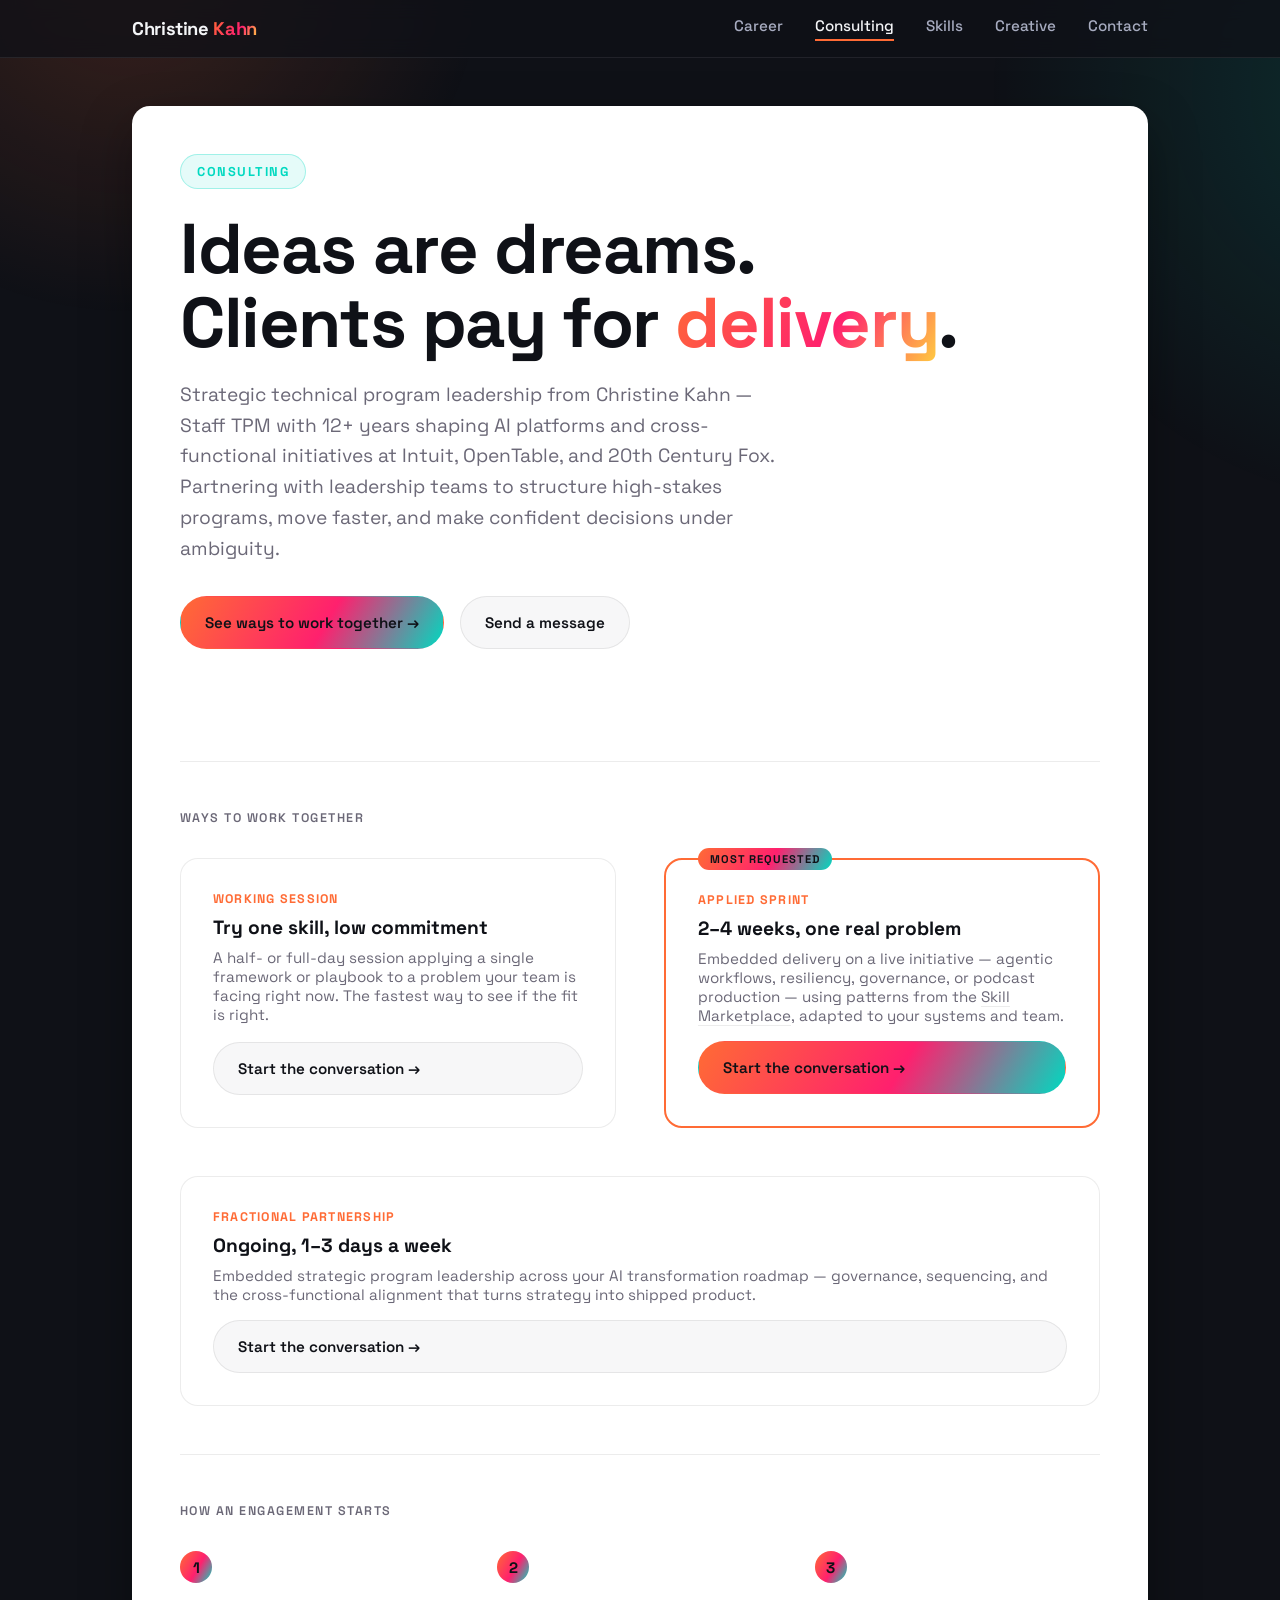
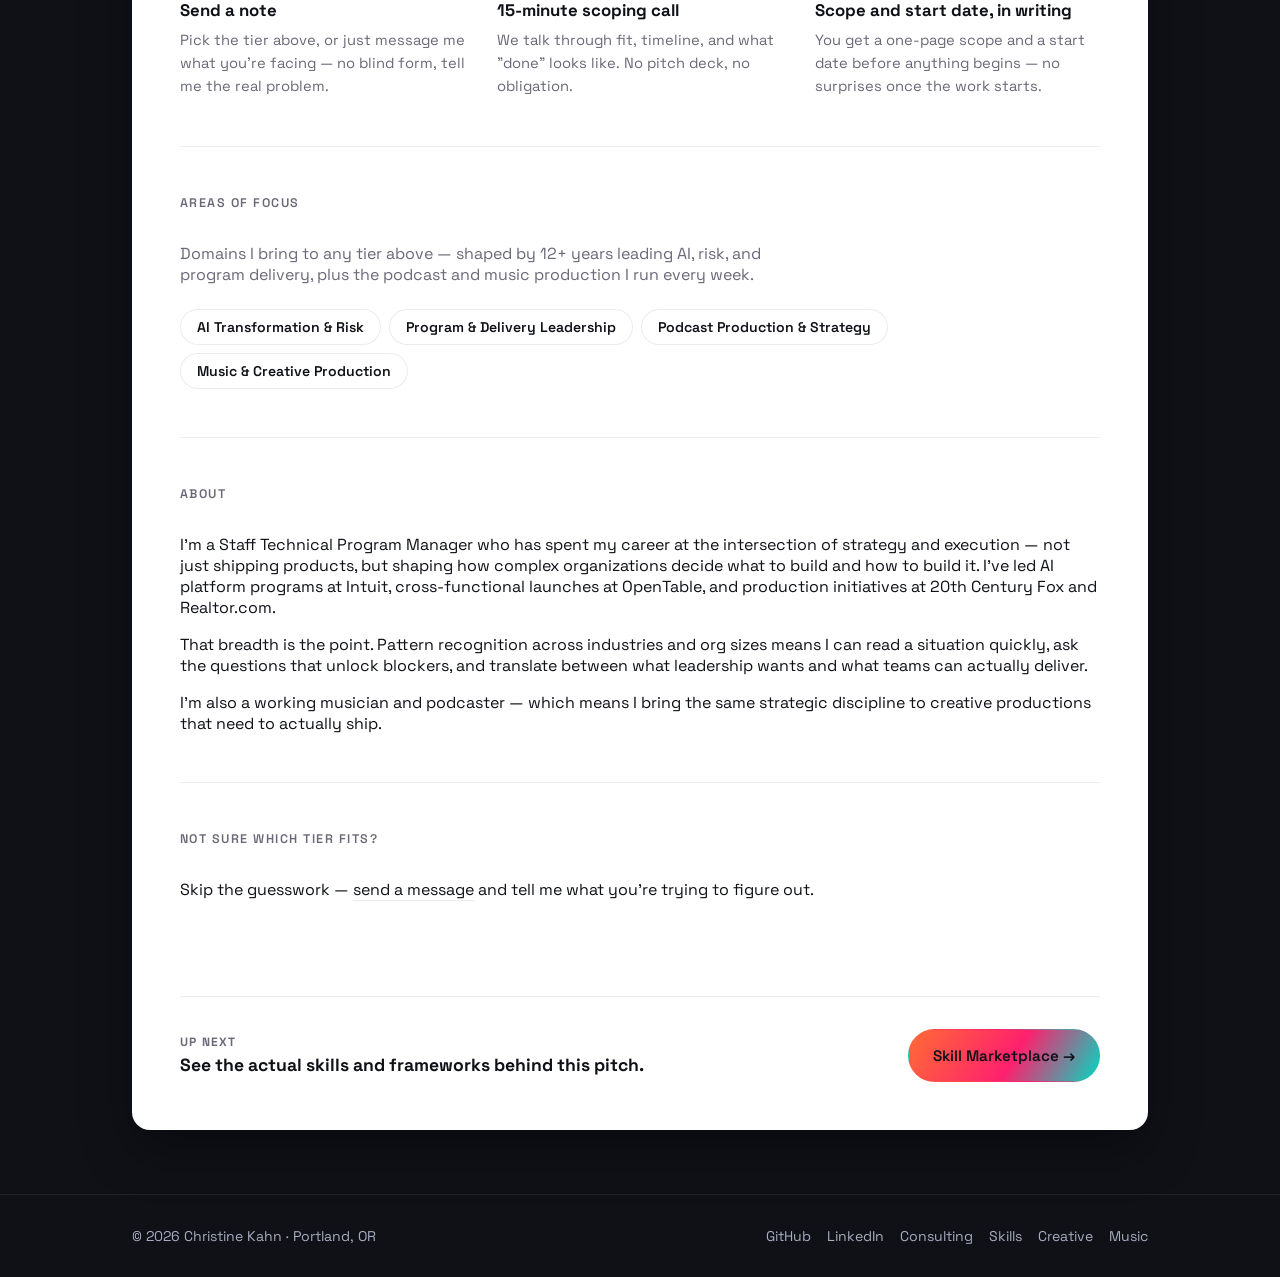
<file: consulting.html>
<!DOCTYPE html>
<html lang="en">
<head>
<meta charset="UTF-8">
<meta name="viewport" content="width=device-width, initial-scale=1.0">
<title>Consulting — Christine Kahn</title>
<meta name="description" content="Work with Christine Kahn three ways — a single Working Session, a 2-4 week Applied Sprint, or ongoing Fractional Partnership — across AI transformation, program leadership, and podcast production.">
<meta property="og:type" content="website">
<meta property="og:url" content="https://dreamsanddelivery.com/consulting.html">
<meta property="og:title" content="Consulting — Christine Kahn">
<meta property="og:description" content="Work with Christine Kahn three ways — a single Working Session, a 2-4 week Applied Sprint, or ongoing Fractional Partnership — across AI transformation, program leadership, and podcast production.">
<meta property="og:image" content="https://dreamsanddelivery.com/christine-large-profile.png">
<meta name="twitter:card" content="summary">
<link rel="preconnect" href="https://fonts.googleapis.com">
<link href="https://fonts.googleapis.com/css2?family=Space+Grotesk:wght@400;500;600;700&family=Inter:wght@400;500;600&display=swap" rel="stylesheet">
<link rel="icon" type="image/svg+xml" href="favicon.svg">
<link rel="icon" type="image/png" sizes="32x32" href="favicon-32.png">
<link rel="apple-touch-icon" href="favicon-180.png">
<link rel="stylesheet" href="styles.css?v=14">
<style>
  /* ---------- Consulting page sections ---------- */
  .c-section {
    padding: var(--space-48) 0;
    border-top: 1px solid var(--border);
  }

  .c-section:first-of-type { border-top: none; padding-top: 0; }

  .c-eyebrow {
    font-size: 0.78rem;
    font-weight: 600;
    text-transform: uppercase;
    letter-spacing: 0.12em;
    color: var(--text-dim);
    margin-bottom: var(--space-32);
  }

  .c-about p { color: var(--text); margin: 0; }
  .c-about p + p { margin-top: var(--space-16); }

  .c-contact p { color: var(--text); margin: 0; }
  .c-contact a {
    color: var(--text);
    text-decoration: none;
    border-bottom: 1px solid var(--border);
  }
  .c-contact a:hover { border-color: var(--teal); }

  /* How an engagement starts */
  .start-steps {
    display: flex;
    flex-wrap: wrap;
    gap: var(--space-32);
    margin-top: var(--space-8);
  }
  .start-step { flex: 1 1 220px; min-width: 220px; }
  .start-step .num {
    display: inline-flex;
    align-items: center;
    justify-content: center;
    width: 32px;
    height: 32px;
    border-radius: 50%;
    background: var(--gradient);
    color: var(--bg);
    font-weight: 700;
    font-size: 0.95rem;
    margin-bottom: var(--space-16);
  }
  .start-step h4 { margin: 0 0 var(--space-8); font-size: 1.05rem; font-weight: 700; color: var(--text); }
  .start-step p { margin: 0; color: var(--text-dim); font-size: 0.92rem; line-height: 1.55; }
</style>
</head>
<body>

<header class="site">
  <nav class="site">
    <a class="logo" href="index.html">Christine <span>Kahn</span></a>
    <div class="nav-links">
      <a href="index.html">Career</a>
      <a href="consulting.html" class="active">Consulting</a>
      <a href="skills.html">Skills</a>
      <a href="dreams-and-delivery.html">Creative</a>
      <a href="contact.html">Contact</a>
    </div>
  </nav>
</header>

<main class="wrap">

  <div class="page-card">

    <section class="hero">
      <span class="eyebrow">Consulting</span>
      <h1 class="display">Ideas are dreams.<br>Clients pay for <span class="grad">delivery</span>.</h1>
      <p class="lede">
        Strategic technical program leadership from Christine Kahn — Staff TPM with 12+ years shaping AI
        platforms and cross-functional initiatives at Intuit, OpenTable, and 20th Century Fox. Partnering
        with leadership teams to structure high-stakes programs, move faster, and make confident decisions
        under ambiguity.
      </p>
      <div class="hero-actions">
        <a class="btn btn-primary" href="#tiers">See ways to work together →</a>
        <a class="btn btn-ghost" href="contact.html#message-form">Send a message</a>
      </div>
    </section>

    <section class="c-section" id="tiers">
      <div class="c-eyebrow">Ways to Work Together</div>
      <div class="tier-grid">

        <div class="tier-card">
          <span class="tier-name">Working Session</span>
          <h3>Try one skill, low commitment</h3>
          <p>A half- or full-day session applying a single framework or playbook to a problem your team is
          facing right now. The fastest way to see if the fit is right.</p>
          <a class="btn btn-ghost" href="contact.html?interest=working-session#message-form">Start the conversation →</a>
        </div>

        <div class="tier-card featured">
          <span class="tier-badge">Most Requested</span>
          <span class="tier-name">Applied Sprint</span>
          <h3>2–4 weeks, one real problem</h3>
          <p>Embedded delivery on a live initiative — agentic workflows, resiliency, governance, or podcast
          production — using patterns from the <a href="skills.html" style="color: inherit; border-bottom: 1px solid var(--border);">Skill Marketplace</a>, adapted to your systems and team.</p>
          <a class="btn btn-primary" href="contact.html?interest=applied-sprint#message-form">Start the conversation →</a>
        </div>

        <div class="tier-card">
          <span class="tier-name">Fractional Partnership</span>
          <h3>Ongoing, 1–3 days a week</h3>
          <p>Embedded strategic program leadership across your AI transformation roadmap — governance,
          sequencing, and the cross-functional alignment that turns strategy into shipped product.</p>
          <a class="btn btn-ghost" href="contact.html?interest=fractional#message-form">Start the conversation →</a>
        </div>

      </div>
    </section>

    <section class="c-section" id="how-it-starts">
      <div class="c-eyebrow">How an Engagement Starts</div>
      <div class="start-steps">
        <div class="start-step">
          <span class="num">1</span>
          <h4>Send a note</h4>
          <p>Pick the tier above, or just message me what you're facing — no blind form, tell me the real
          problem.</p>
        </div>
        <div class="start-step">
          <span class="num">2</span>
          <h4>15-minute scoping call</h4>
          <p>We talk through fit, timeline, and what "done" looks like. No pitch deck, no obligation.</p>
        </div>
        <div class="start-step">
          <span class="num">3</span>
          <h4>Scope and start date, in writing</h4>
          <p>You get a one-page scope and a start date before anything begins — no surprises once the work
          starts.</p>
        </div>
      </div>
    </section>

    <section class="c-section" id="focus">
      <div class="c-eyebrow">Areas of Focus</div>
      <p style="color: var(--text-dim); margin: 0 0 var(--space-24); max-width: 620px;">
        Domains I bring to any tier above — shaped by 12+ years leading AI, risk, and program delivery, plus
        the podcast and music production I run every week.
      </p>
      <div class="focus-list">
        <span class="pill">AI Transformation &amp; Risk</span>
        <span class="pill">Program &amp; Delivery Leadership</span>
        <span class="pill">Podcast Production &amp; Strategy</span>
        <span class="pill">Music &amp; Creative Production</span>
      </div>
    </section>

    <section class="c-section c-about" id="about">
      <div class="c-eyebrow">About</div>
      <p>I'm a Staff Technical Program Manager who has spent my career at the intersection of strategy and
      execution — not just shipping products, but shaping how complex organizations decide what to build and
      how to build it. I've led AI platform programs at Intuit, cross-functional launches at OpenTable, and
      production initiatives at 20th Century Fox and Realtor.com.</p>
      <p>That breadth is the point. Pattern recognition across industries and org sizes means I can read a
      situation quickly, ask the questions that unlock blockers, and translate between what leadership wants
      and what teams can actually deliver.</p>
      <p>I'm also a working musician and podcaster — which means I bring the same strategic discipline to
      creative productions that need to actually ship.</p>
    </section>

    <section class="c-section c-contact" id="contact">
      <div class="c-eyebrow">Not Sure Which Tier Fits?</div>
      <p>Skip the guesswork — <a href="contact.html#message-form">send a message</a> and tell me what you're trying to figure out.</p>
    </section>

    <div class="page-next">
      <div class="page-next-text">
        <span class="k">Up next</span>
        <span class="t">See the actual skills and frameworks behind this pitch.</span>
      </div>
      <a class="btn btn-primary" href="skills.html">Skill Marketplace →</a>
    </div>

  </div>

</main>

<footer class="site">
  <div class="wrap">
    <span>© 2026 Christine Kahn · Portland, OR</span>
    <div class="socials">
      <a href="https://github.com/christinekahn" target="_blank" rel="noopener">GitHub</a>
      <a href="https://www.linkedin.com/in/christinekahn/" target="_blank" rel="noopener">LinkedIn</a>
      <a href="consulting.html">Consulting</a>
      <a href="skills.html">Skills</a>
      <a href="dreams-and-delivery.html">Creative</a>
      <a href="https://www.christinekmusic.com" target="_blank" rel="noopener">Music</a>
    </div>
  </div>
</footer>

</body>
</html>
</file>
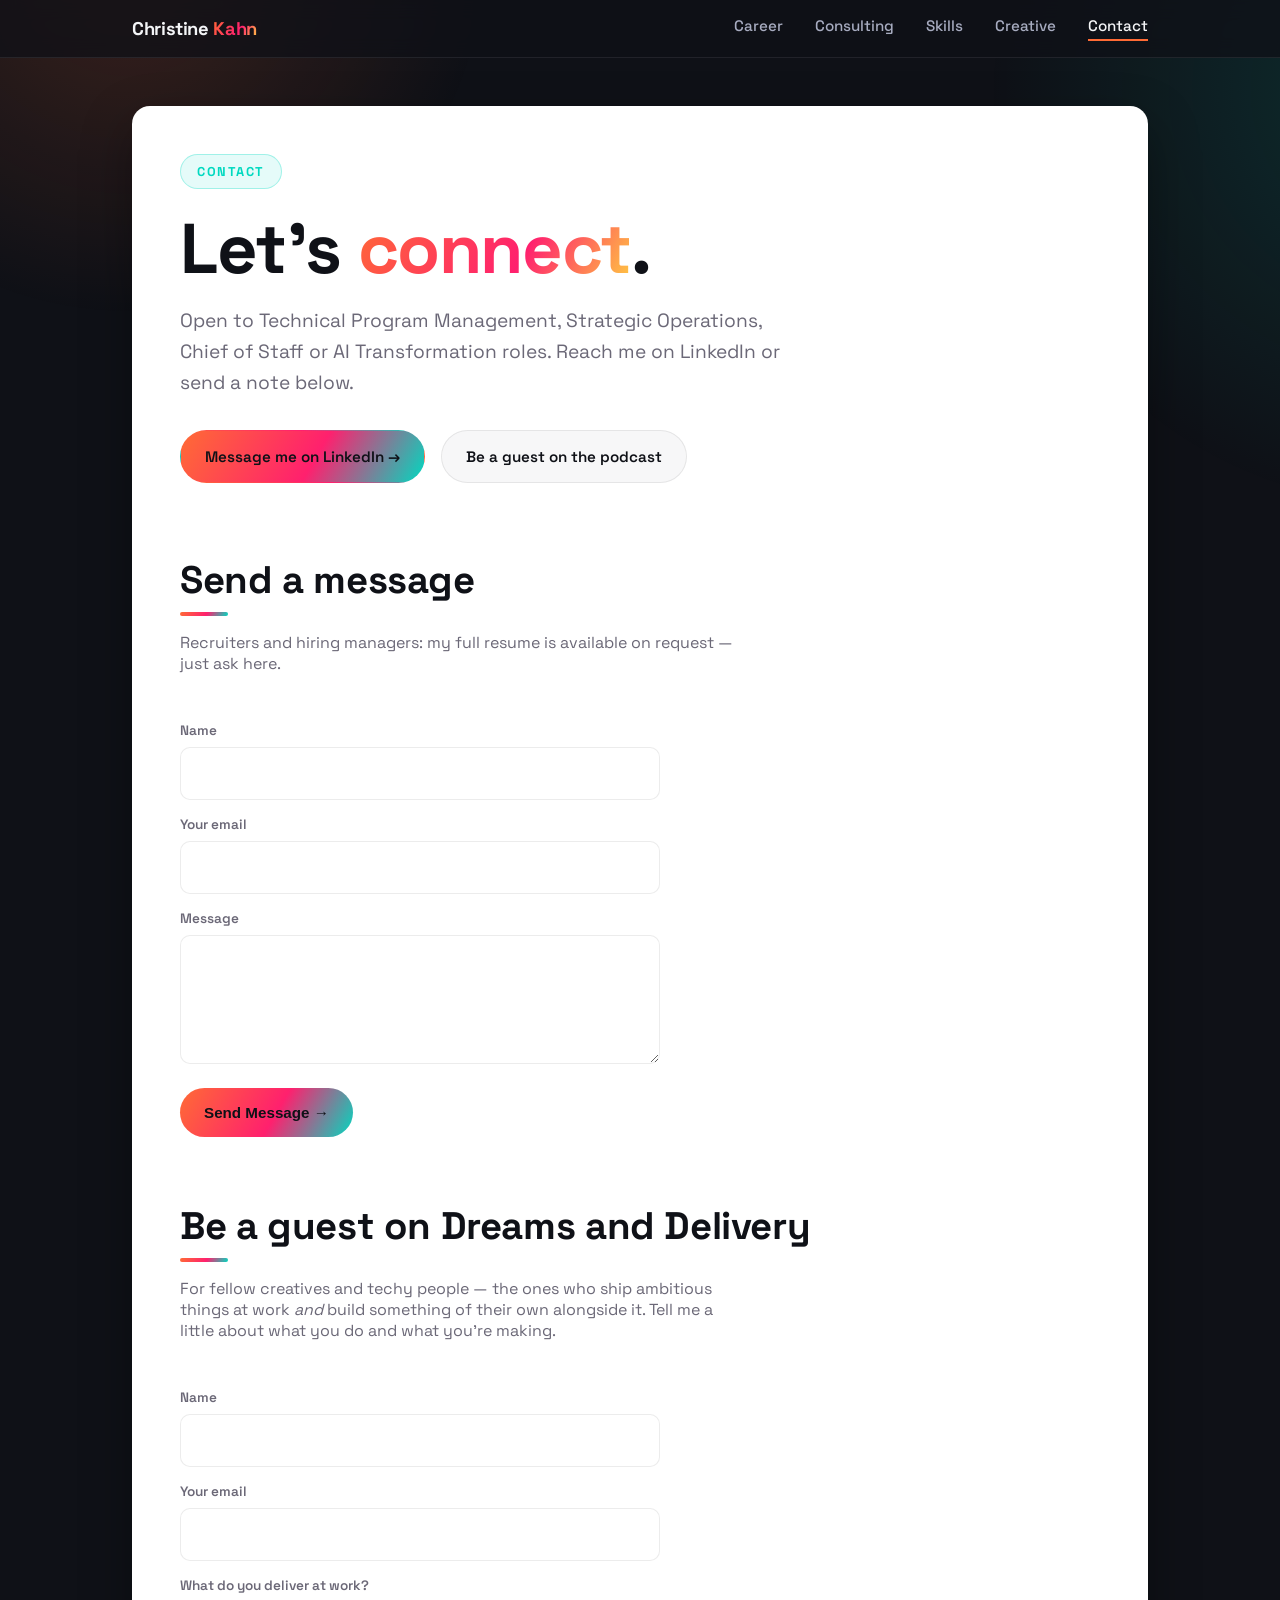
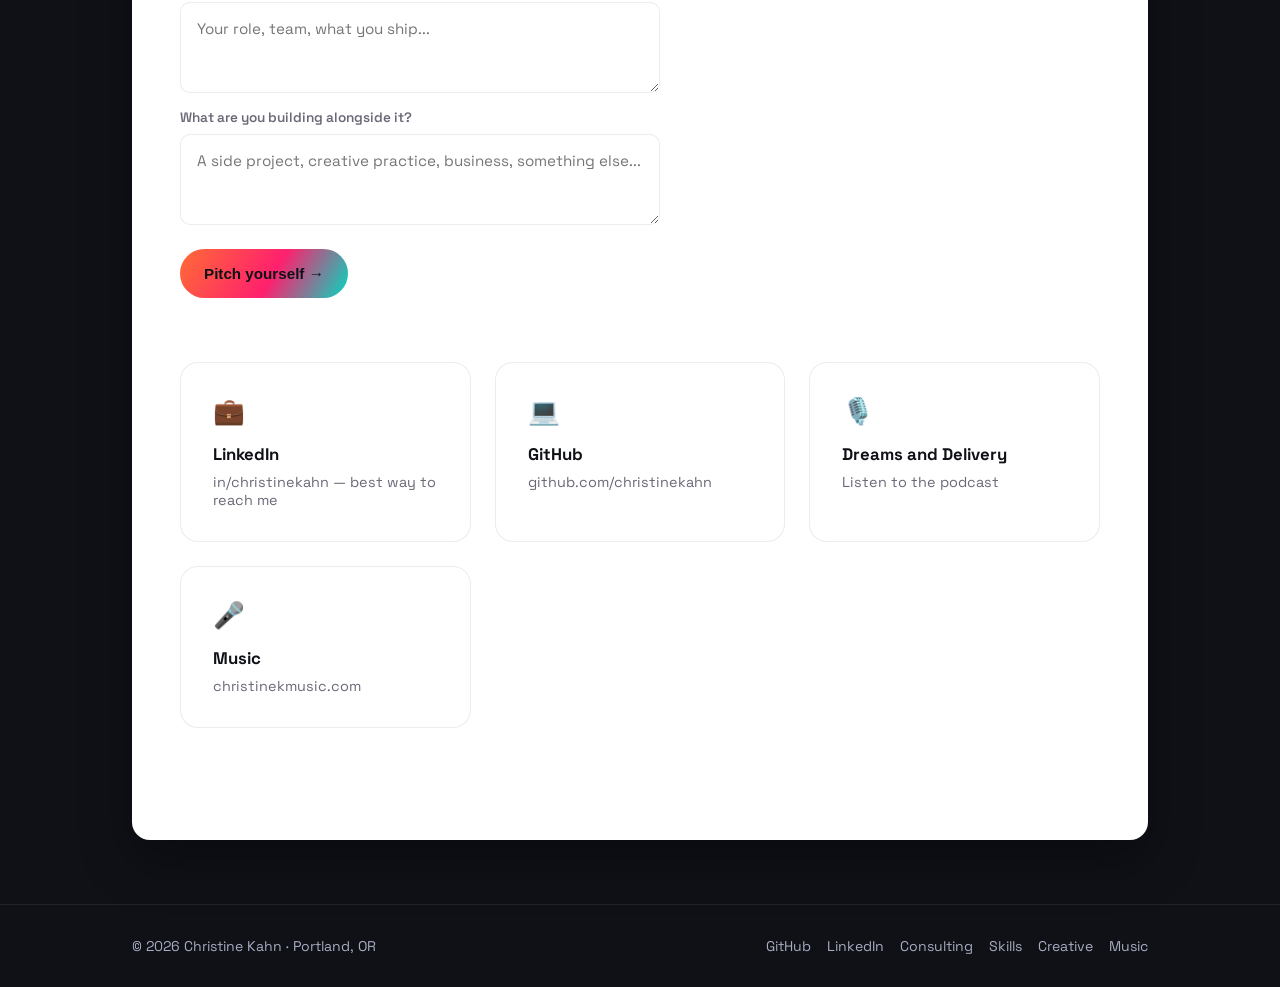
<file: contact.html>
<!DOCTYPE html>
<html lang="en">
<head>
<meta charset="UTF-8">
<meta name="viewport" content="width=device-width, initial-scale=1.0">
<title>Contact — Christine Kahn</title>
<meta name="description" content="Get in touch with Christine Kahn on LinkedIn, GitHub, or the Dreams and Delivery podcast.">
<meta property="og:type" content="website">
<meta property="og:url" content="https://dreamsanddelivery.com/contact.html">
<meta property="og:title" content="Contact — Christine Kahn">
<meta property="og:description" content="Get in touch with Christine Kahn — open to TPM, Ops, and AI Transformation roles, Portland OR / Remote.">
<meta property="og:image" content="https://dreamsanddelivery.com/christine-large-profile.png">
<meta name="twitter:card" content="summary">
<link rel="preconnect" href="https://fonts.googleapis.com">
<link href="https://fonts.googleapis.com/css2?family=Space+Grotesk:wght@400;500;600;700&family=Inter:wght@400;500;600&display=swap" rel="stylesheet">
<link rel="icon" type="image/svg+xml" href="favicon.svg">
<link rel="icon" type="image/png" sizes="32x32" href="favicon-32.png">
<link rel="apple-touch-icon" href="favicon-180.png">
<link rel="stylesheet" href="styles.css?v=14">
</head>
<body>

<header class="site">
  <nav class="site">
    <a class="logo" href="index.html">Christine <span>Kahn</span></a>
    <div class="nav-links">
      <a href="index.html">Career</a>
      <a href="consulting.html">Consulting</a>
      <a href="skills.html">Skills</a>
      <a href="dreams-and-delivery.html">Creative</a>
      <a href="contact.html" class="active">Contact</a>
    </div>
  </nav>
</header>

<main class="wrap">

<div class="page-card">

  <section class="hero" style="padding-bottom: 24px;">
    <span class="eyebrow">Contact</span>
    <h1 class="display">Let's <span class="grad">connect</span>.</h1>
    <p class="lede">
      Open to Technical Program Management, Strategic Operations, Chief of Staff or AI
      Transformation roles. Reach me on LinkedIn or send a note below.
    </p>
    <div class="hero-actions">
      <a class="btn btn-primary" href="https://www.linkedin.com/in/christinekahn/" target="_blank" rel="noopener">Message me on LinkedIn →</a>
      <a class="btn btn-ghost" href="#podcast-guest">Be a guest on the podcast</a>
    </div>
  </section>

  <section id="message-form" style="padding-top: 0;">
    <div class="section-head">
      <h2>Send a message</h2>
      <p>Recruiters and hiring managers: my full resume is available on request — just ask here.</p>
    </div>
    <form class="contact-form" action="https://formspree.io/f/mojoeozv" method="POST">
      <div class="form-row">
        <label for="name">Name</label>
        <input type="text" id="name" name="name" required>
      </div>
      <div class="form-row">
        <label for="email">Your email</label>
        <input type="email" id="email" name="email" required>
      </div>
      <div class="form-row">
        <label for="message">Message</label>
        <textarea id="message" name="message" rows="5" required></textarea>
      </div>
      <input type="hidden" name="_subject" value="New message from dreamsanddelivery.com">
      <input type="text" name="_gotcha" style="display:none" tabindex="-1" autocomplete="off">
      <button type="submit" class="btn btn-primary">Send Message →</button>
    </form>
  </section>

  <section id="podcast-guest" style="padding-top: 0;">
    <div class="section-head">
      <h2>Be a guest on Dreams and Delivery</h2>
      <p>For fellow creatives and techy people — the ones who ship ambitious things at work <em>and</em>
      build something of their own alongside it. Tell me a little about what you do and what you're making.</p>
    </div>
    <form class="contact-form" action="https://formspree.io/f/mojoeozv" method="POST">
      <div class="form-row">
        <label for="guest-name">Name</label>
        <input type="text" id="guest-name" name="name" required>
      </div>
      <div class="form-row">
        <label for="guest-email">Your email</label>
        <input type="email" id="guest-email" name="email" required>
      </div>
      <div class="form-row">
        <label for="guest-delivers">What do you deliver at work?</label>
        <textarea id="guest-delivers" name="delivers_at_work" rows="3" placeholder="Your role, team, what you ship..." required></textarea>
      </div>
      <div class="form-row">
        <label for="guest-building">What are you building alongside it?</label>
        <textarea id="guest-building" name="building_alongside" rows="3" placeholder="A side project, creative practice, business, something else..." required></textarea>
      </div>
      <input type="hidden" name="_subject" value="Podcast guest interest — Dreams and Delivery">
      <input type="text" name="_gotcha" style="display:none" tabindex="-1" autocomplete="off">
      <button type="submit" class="btn btn-primary">Pitch yourself →</button>
    </form>
  </section>

  <section style="padding-top: 0;">
    <div class="contact-grid">

      <a class="contact-card" href="https://www.linkedin.com/in/christinekahn/" target="_blank" rel="noopener">
        <span class="icon">💼</span>
        <h4>LinkedIn</h4>
        <p>in/christinekahn — best way to reach me</p>
      </a>

      <a class="contact-card" href="https://github.com/christinekahn" target="_blank" rel="noopener">
        <span class="icon">💻</span>
        <h4>GitHub</h4>
        <p>github.com/christinekahn</p>
      </a>

      <a class="contact-card" href="dreams-and-delivery.html">
        <span class="icon">🎙️</span>
        <h4>Dreams and Delivery</h4>
        <p>Listen to the podcast</p>
      </a>

      <a class="contact-card" href="https://www.christinekmusic.com" target="_blank" rel="noopener">
        <span class="icon">🎤</span>
        <h4>Music</h4>
        <p>christinekmusic.com</p>
      </a>

    </div>
  </section>

</div>

</main>

<footer class="site">
  <div class="wrap">
    <span>© 2026 Christine Kahn · Portland, OR</span>
    <div class="socials">
      <a href="https://github.com/christinekahn" target="_blank" rel="noopener">GitHub</a>
      <a href="https://www.linkedin.com/in/christinekahn/" target="_blank" rel="noopener">LinkedIn</a>
      <a href="consulting.html">Consulting</a>
      <a href="skills.html">Skills</a>
      <a href="dreams-and-delivery.html">Creative</a>
      <a href="https://www.christinekmusic.com" target="_blank" rel="noopener">Music</a>
    </div>
  </div>
</footer>

<script>
  (function () {
    var prefills = {
      'multi-agent': {
        subject: 'Skill inquiry: Multi-Agent Workflow Design',
        message: "Hi Christine — I'm interested in the Multi-Agent Workflow Design pattern from your Skill Marketplace. We have a multi-step process I'd like to talk about running with coordinated AI agents."
      },
      'rapid-ai': {
        subject: 'Skill inquiry: 0→1 Rapid AI Integration Playbook',
        message: "Hi Christine — I'd like to talk about your 0→1 Rapid AI Integration Playbook. We're working toward shipping an AI integration and want to move fast without breaking things."
      },
      'resiliency': {
        subject: 'Skill inquiry: Active/Active Resiliency Blueprint',
        message: "Hi Christine — I'm interested in your Active/Active Resiliency Blueprint. I'd like to talk about our disaster-recovery posture and recovery-time requirements."
      },
      'governance': {
        subject: 'Skill inquiry: Cross-Team Governance Model',
        message: "Hi Christine — I'd like to talk about your Cross-Team Governance Model. We have a multi-team initiative that needs clearer decision rights and escalation paths."
      },
      'ai-governance': {
        subject: 'Skill inquiry: AI Risk Tiering & Audit-Agent Framework',
        message: "Hi Christine — I'd like to talk about your AI Governance Agent Kit / Risk Tiering framework. We have AI use cases live (or coming) and want a real tiering and review process, not just a policy doc."
      },
      'ai-training': {
        subject: 'Skill inquiry: AI Fluency Enablement Program',
        message: "Hi Christine — I'm interested in your AI Fluency Enablement Program. I'd like to talk about building hands-on AI skills across our team."
      },
      'working-session': {
        subject: 'Engagement inquiry: Working Session',
        message: "Hi Christine — I'd like to set up a working session to apply one of your skills to a problem my team is facing. Here's what we're working on:"
      },
      'applied-sprint': {
        subject: 'Engagement inquiry: Applied Sprint',
        message: "Hi Christine — I'm interested in a 2–4 week applied sprint on a live initiative. Here's the problem we'd want to point it at:"
      },
      'fractional': {
        subject: 'Engagement inquiry: Fractional Partnership',
        message: "Hi Christine — I'd like to talk about ongoing fractional program leadership, 1–3 days a week. Here's our situation:"
      },
      'skills': {
        subject: 'Skill Marketplace inquiry',
        message: "Hi Christine — I found your Skill Marketplace and would like to talk about bringing one of your skills to my team."
      },
      'voice-pack': {
        subject: 'Vocal samples: Voice Pack Vol. 1',
        message: "Hi Christine — I'd like to buy Voice Pack Vol. 1 (spoken word). Here's what I'm working on:"
      },
      'custom-vocals': {
        subject: 'Vocal samples: custom pack commission',
        message: "Hi Christine — I'd like to commission a custom vocal pack. Here's the vibe, key, and tempo I'm after:"
      }
    };
    var interest = new URLSearchParams(window.location.search).get('interest');
    var p = interest && prefills[interest];
    if (!p) return;
    document.getElementById('message').value = p.message;
    document.querySelector('input[name="_subject"]').value = p.subject;
    document.getElementById('name').focus({ preventScroll: true });
  })();
</script>

</body>
</html>
</file>
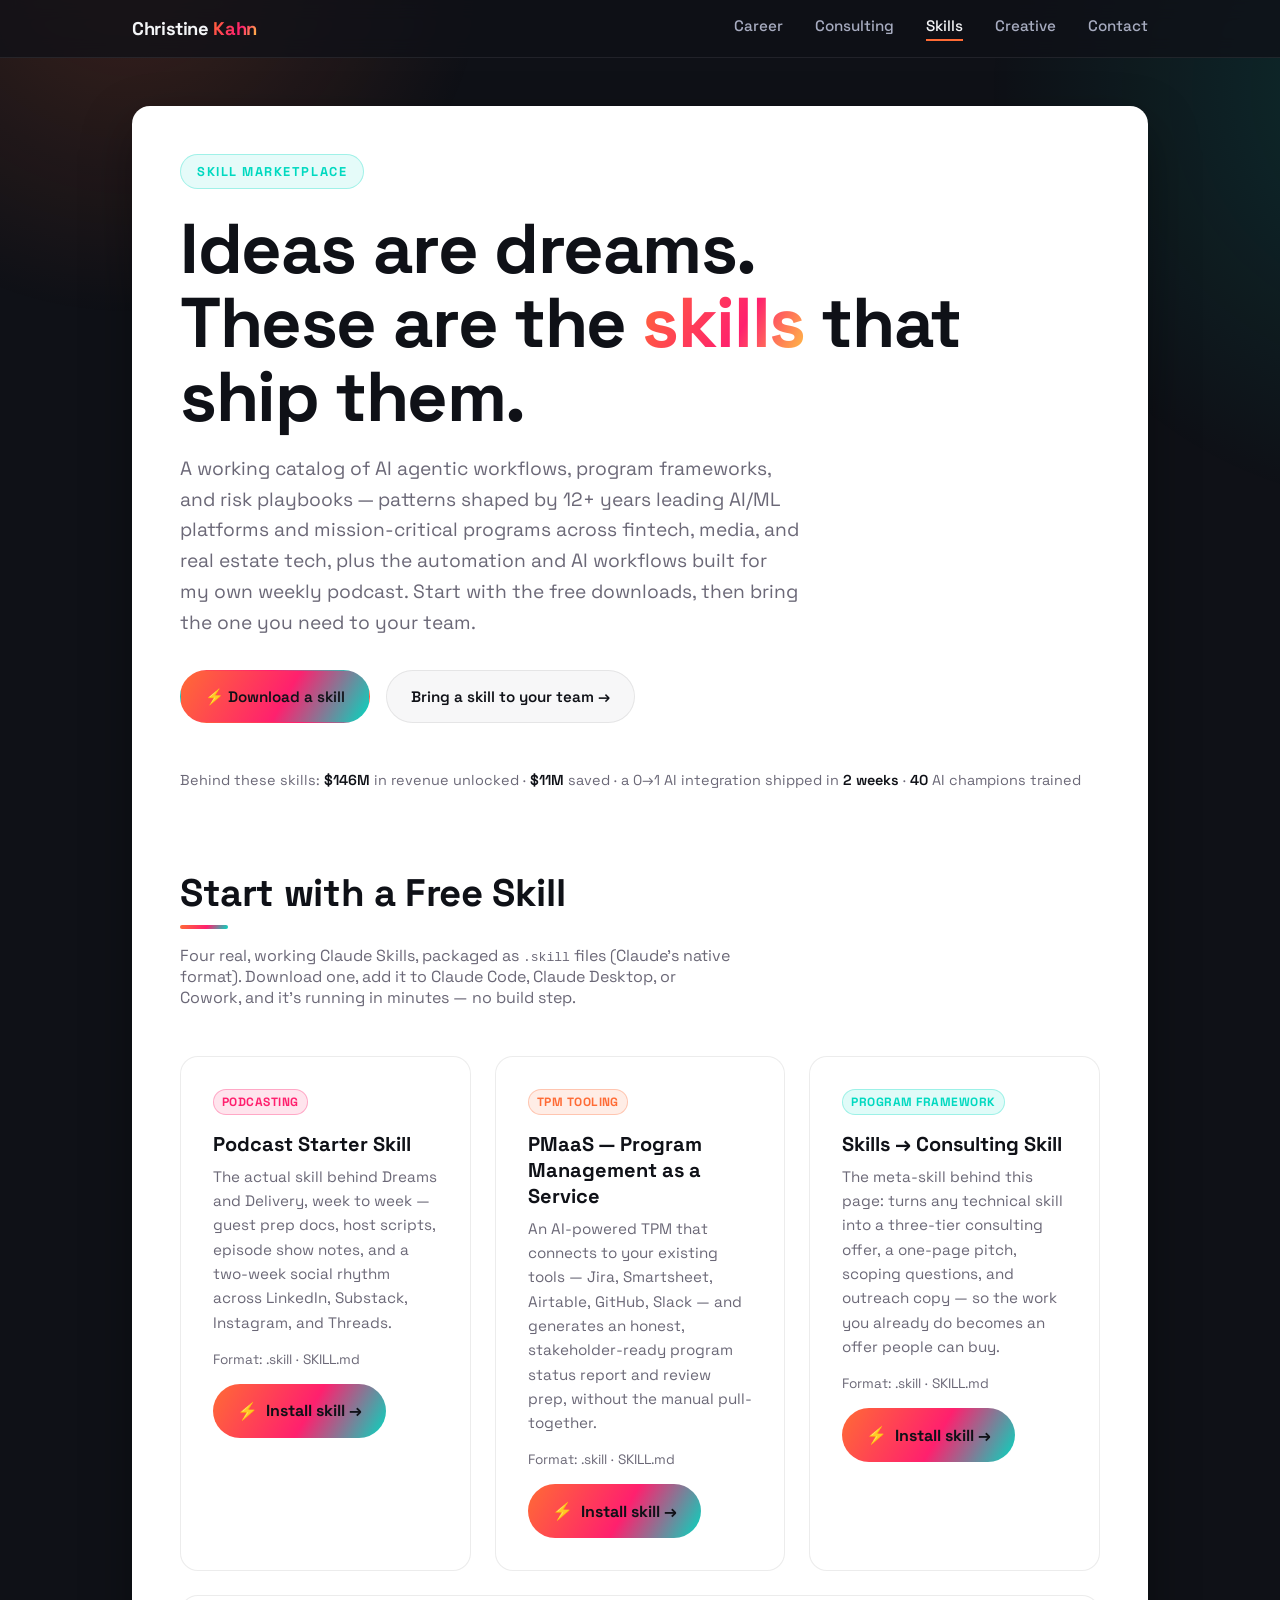
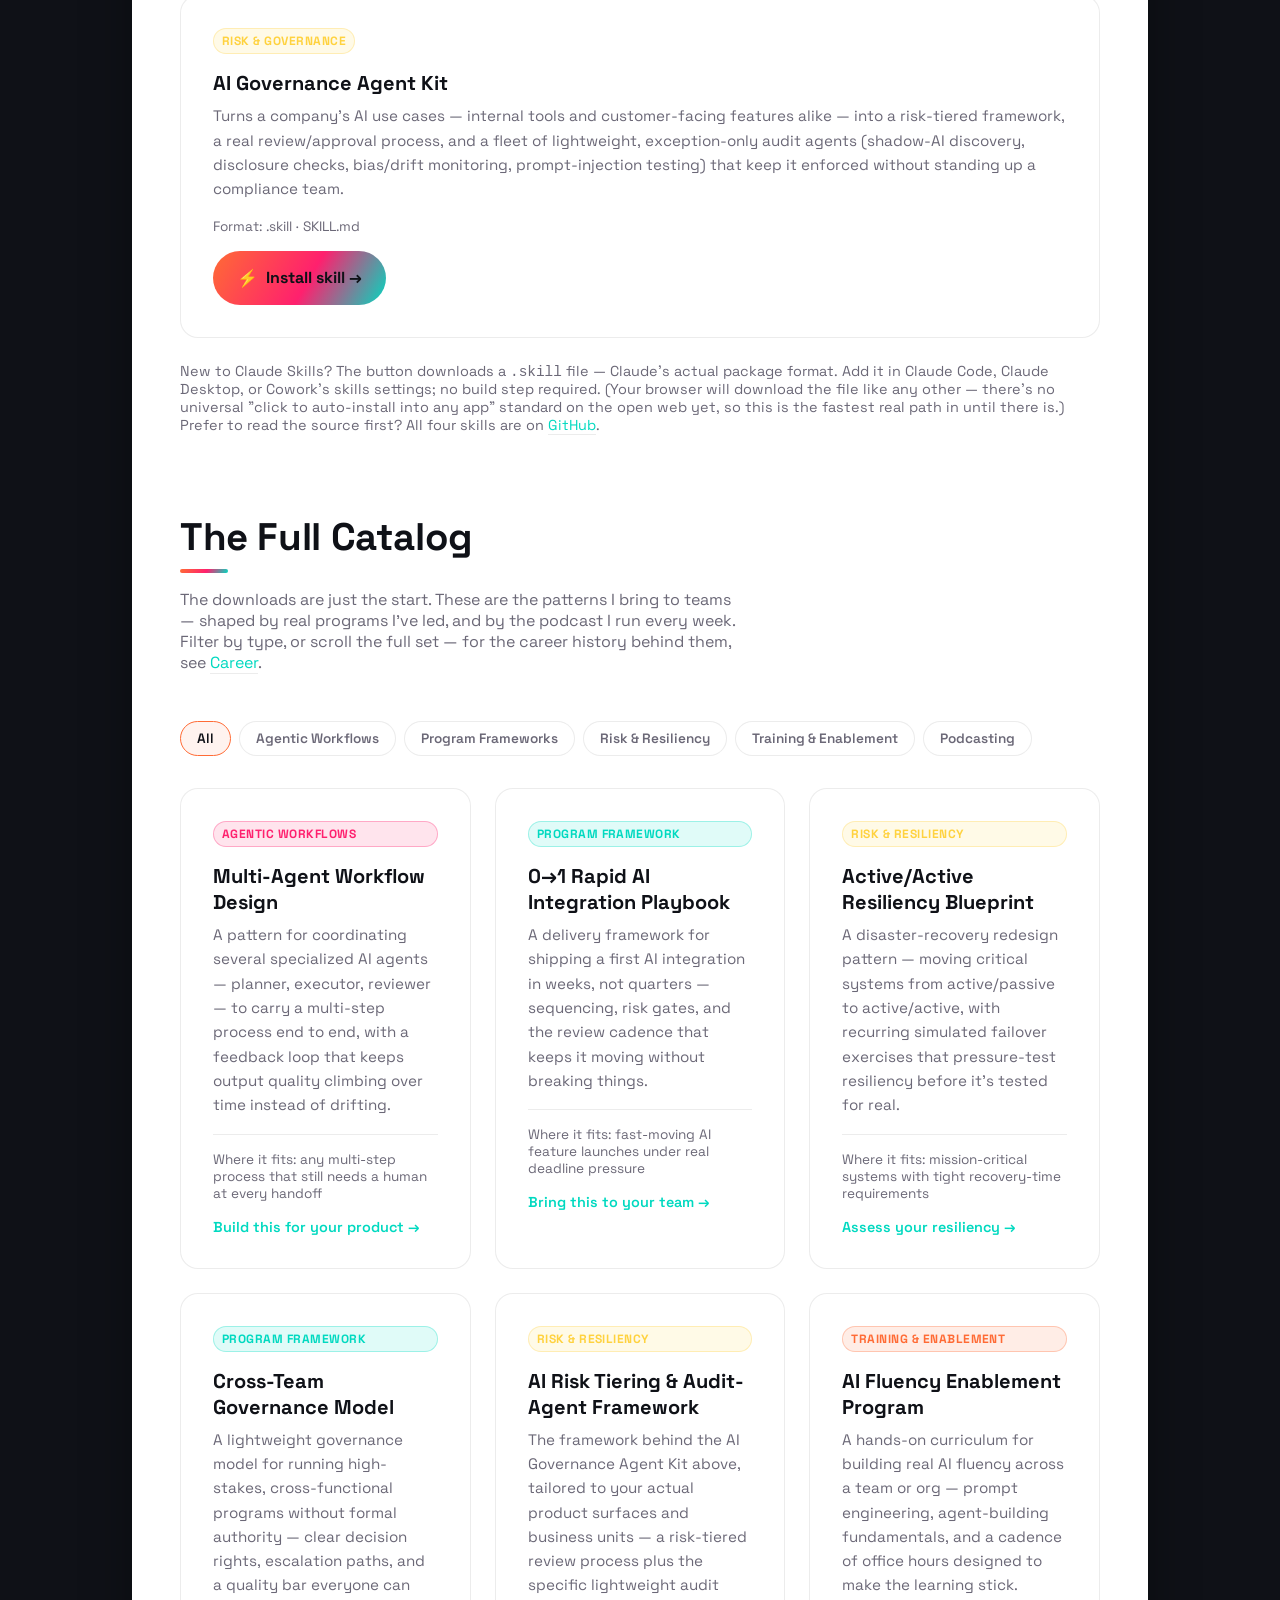
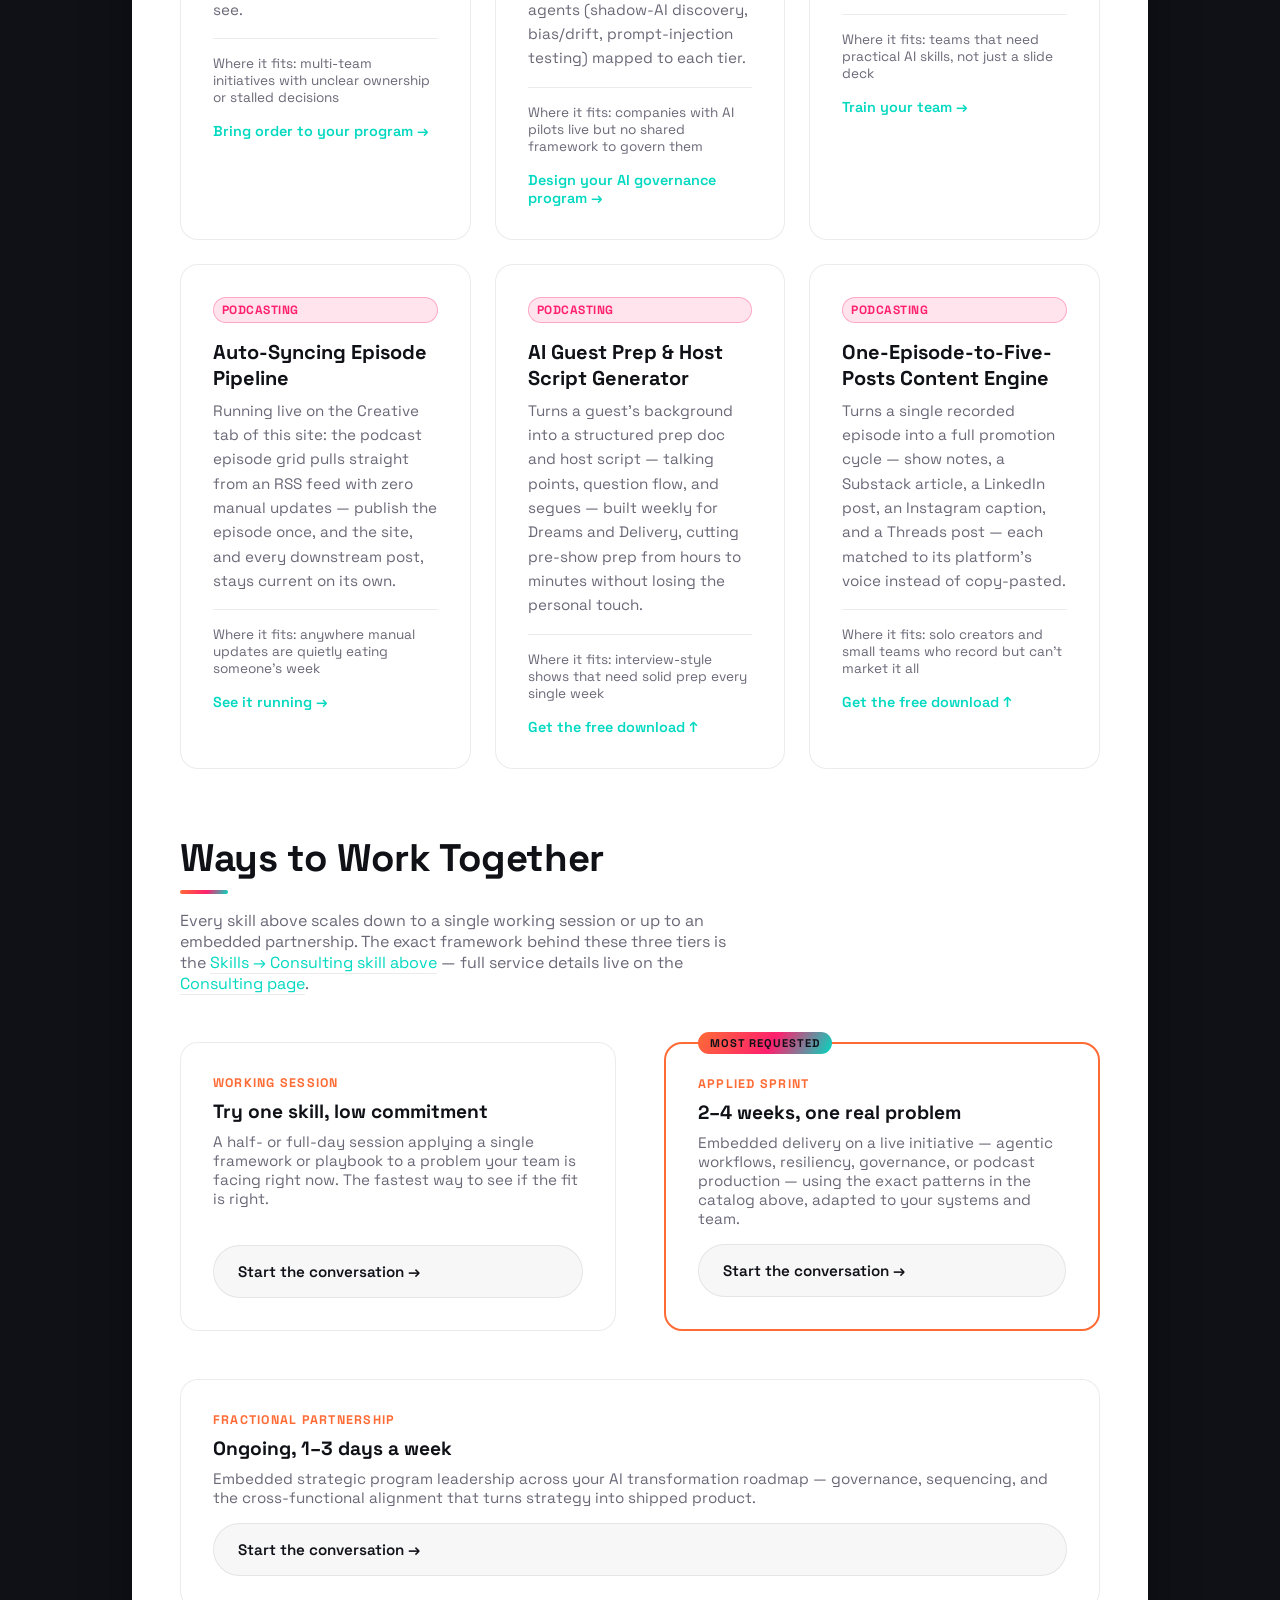
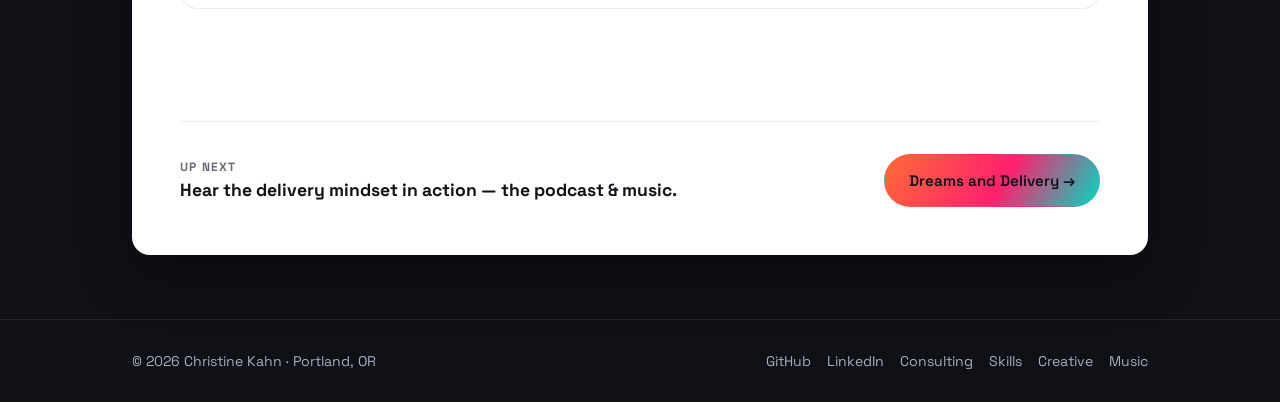
<file: skills.html>
<!DOCTYPE html>
<html lang="en">
<head>
<meta charset="UTF-8">
<meta name="viewport" content="width=device-width, initial-scale=1.0">
<title>Skill Marketplace — Christine Kahn</title>
<meta name="description" content="Browse the AI agentic workflows, program frameworks, and risk playbooks Christine Kahn has developed across 12+ years in AI transformation and technical program leadership — and bring one to your team.">
<meta property="og:type" content="website">
<meta property="og:url" content="https://dreamsanddelivery.com/skills.html">
<meta property="og:title" content="Skill Marketplace — Christine Kahn">
<meta property="og:description" content="Free, working Claude Skills plus the AI agentic workflows, program frameworks, and risk playbooks behind them — download one or bring one to your team.">
<meta property="og:image" content="https://dreamsanddelivery.com/christine-large-profile.png">
<meta name="twitter:card" content="summary">
<link rel="preconnect" href="https://fonts.googleapis.com">
<link href="https://fonts.googleapis.com/css2?family=Space+Grotesk:wght@400;500;600;700&family=Inter:wght@400;500;600&display=swap" rel="stylesheet">
<link rel="icon" type="image/svg+xml" href="favicon.svg">
<link rel="icon" type="image/png" sizes="32x32" href="favicon-32.png">
<link rel="apple-touch-icon" href="favicon-180.png">
<link rel="stylesheet" href="styles.css?v=14">
<style>
  /* ---------- Skill marketplace page ---------- */
  .tag.orange {
    background: rgba(255,107,53,0.12);
    color: var(--orange);
    border-color: rgba(255,107,53,0.3);
  }

  .filter-row {
    display: flex;
    flex-wrap: wrap;
    gap: var(--space-8);
    margin-bottom: var(--space-32);
  }

  .filter-btn {
    font-family: inherit;
    font-size: 0.85rem;
    font-weight: 600;
    padding: var(--space-8) var(--space-16);
    border-radius: 999px;
    border: 1px solid var(--border);
    background: var(--card);
    color: var(--text-dim);
    cursor: pointer;
    transition: border-color 0.15s ease, color 0.15s ease, background 0.15s ease;
  }

  .filter-btn:hover { color: var(--text); }

  .filter-btn.active {
    color: var(--text);
    border-color: var(--orange);
    background: rgba(255,107,53,0.08);
  }

  .skill-card .meta {
    margin-top: var(--space-16);
    padding-top: var(--space-16);
    border-top: 1px solid var(--border);
  }

  .skill-card .meta strong { color: var(--text); }

  .skill-card .cta {
    display: inline-block;
    margin-top: var(--space-16);
    font-size: 0.9rem;
    font-weight: 600;
    color: var(--teal);
  }

  .skill-card { display: flex; flex-direction: column; }
  .skill-card.hide { display: none; }

  .install-btn {
    display: inline-flex;
    align-items: center;
    gap: var(--space-8);
    margin-top: var(--space-16);
    background: var(--gradient);
    color: var(--bg);
    font-weight: 700;
    border-radius: 999px;
    padding: var(--space-16) var(--space-24);
    border: none;
    cursor: pointer;
    transition: transform 0.18s ease, box-shadow 0.18s ease;
  }

  .install-btn:hover {
    transform: translateY(-2px);
    box-shadow: 0 10px 30px rgba(255,107,53,0.35);
  }

  .install-btn .bolt { font-size: 1.05rem; }

  .cred-line {
    margin-top: var(--space-32);
    font-size: 0.9rem;
    color: var(--text-dim);
  }

  .cred-line strong { color: var(--text); font-weight: 600; }
</style>
</head>
<body>

<header class="site">
  <nav class="site">
    <a class="logo" href="index.html">Christine <span>Kahn</span></a>
    <div class="nav-links">
      <a href="index.html">Career</a>
      <a href="consulting.html">Consulting</a>
      <a href="skills.html" class="active">Skills</a>
      <a href="dreams-and-delivery.html">Creative</a>
      <a href="contact.html">Contact</a>
    </div>
  </nav>
</header>

<main class="wrap">

  <div class="page-card">

    <section class="hero">
      <span class="eyebrow">Skill Marketplace</span>
      <h1 class="display">Ideas are dreams.<br>These are the <span class="grad">skills</span> that ship them.</h1>
      <p class="lede">
        A working catalog of AI agentic workflows, program frameworks, and risk playbooks — patterns shaped
        by 12+ years leading AI/ML platforms and mission-critical programs across fintech, media, and real
        estate tech, plus the automation and AI workflows built for my own weekly podcast. Start with the
        free downloads, then bring the one you need to your team.
      </p>
      <div class="hero-actions">
        <a class="btn btn-primary" href="#downloads">⚡ Download a skill</a>
        <a class="btn btn-ghost" href="contact.html?interest=skills#message-form">Bring a skill to your team →</a>
      </div>

      <p class="cred-line">Behind these skills: <strong>$146M</strong> in revenue unlocked
        · <strong>$11M</strong> saved · a 0→1 AI integration shipped in <strong>2 weeks</strong>
        · <strong>40</strong> AI champions trained</p>
    </section>

    <section id="downloads" style="padding-top: 0;">
      <div class="section-head">
        <h2>Start with a Free Skill</h2>
        <p>Four real, working Claude Skills, packaged as <code>.skill</code> files (Claude's native
        format). Download one, add it to Claude Code, Claude Desktop, or Cowork, and it's running in
        minutes — no build step.</p>
      </div>
      <div class="grid cols-3">

        <div class="card">
          <span class="tag">Podcasting</span>
          <h3>Podcast Starter Skill</h3>
          <p>The actual skill behind Dreams and Delivery, week to week — guest prep docs, host scripts,
          episode show notes, and a two-week social rhythm across LinkedIn, Substack, Instagram, and
          Threads.</p>
          <div class="meta">Format: .skill · SKILL.md</div>
          <a class="install-btn" href="downloads/podcast-starter.skill" download><span class="bolt">⚡</span> Install skill →</a>
        </div>

        <div class="card">
          <span class="tag orange">TPM Tooling</span>
          <h3>PMaaS — Program Management as a Service</h3>
          <p>An AI-powered TPM that connects to your existing tools — Jira, Smartsheet, Airtable, GitHub,
          Slack — and generates an honest, stakeholder-ready program status report and review prep, without
          the manual pull-together.</p>
          <div class="meta">Format: .skill · SKILL.md</div>
          <a class="install-btn" href="downloads/pmaas.skill" download><span class="bolt">⚡</span> Install skill →</a>
        </div>

        <div class="card">
          <span class="tag teal">Program Framework</span>
          <h3>Skills → Consulting Skill</h3>
          <p>The meta-skill behind this page: turns any technical skill into a three-tier consulting offer,
          a one-page pitch, scoping questions, and outreach copy — so the work you already do becomes an
          offer people can buy.</p>
          <div class="meta">Format: .skill · SKILL.md</div>
          <a class="install-btn" href="downloads/skills-to-consulting.skill" download><span class="bolt">⚡</span> Install skill →</a>
        </div>

        <div class="card">
          <span class="tag yellow">Risk &amp; Governance</span>
          <h3>AI Governance Agent Kit</h3>
          <p>Turns a company's AI use cases — internal tools and customer-facing features alike — into a
          risk-tiered framework, a real review/approval process, and a fleet of lightweight, exception-only
          audit agents (shadow-AI discovery, disclosure checks, bias/drift monitoring, prompt-injection
          testing) that keep it enforced without standing up a compliance team.</p>
          <div class="meta">Format: .skill · SKILL.md</div>
          <a class="install-btn" href="downloads/ai-governance-agents.skill" download><span class="bolt">⚡</span> Install skill →</a>
        </div>

      </div>
      <p style="margin-top: var(--space-24); color: var(--text-dim); font-size: 0.9rem;">
        New to Claude Skills? The button downloads a <code>.skill</code> file — Claude's actual package
        format. Add it in Claude Code, Claude Desktop, or Cowork's skills settings; no build step required.
        (Your browser will download the file like any other — there's no universal "click to auto-install
        into any app" standard on the open web yet, so this is the fastest real path in until there is.)
        Prefer to read the source first? All four skills are on
        <a href="https://github.com/christinekahn/claude-skills" target="_blank" rel="noopener" style="color: var(--teal); border-bottom: 1px solid var(--border);">GitHub</a>.
      </p>
    </section>

    <section id="catalog" style="padding-top: 0;">
      <div class="section-head">
        <h2>The Full Catalog</h2>
        <p>The downloads are just the start. These are the patterns I bring to teams — shaped by real
        programs I've led, and by the podcast I run every week. Filter by type, or scroll the full set —
        for the career history behind them, see
        <a href="index.html" style="color: var(--teal); border-bottom: 1px solid var(--border);">Career</a>.</p>
      </div>

      <div class="filter-row" role="group" aria-label="Filter skills by category">
        <button class="filter-btn active" data-filter="all" onclick="filterSkills('all', this)" type="button">All</button>
        <button class="filter-btn" data-filter="agentic" onclick="filterSkills('agentic', this)" type="button">Agentic Workflows</button>
        <button class="filter-btn" data-filter="framework" onclick="filterSkills('framework', this)" type="button">Program Frameworks</button>
        <button class="filter-btn" data-filter="risk" onclick="filterSkills('risk', this)" type="button">Risk &amp; Resiliency</button>
        <button class="filter-btn" data-filter="training" onclick="filterSkills('training', this)" type="button">Training &amp; Enablement</button>
        <button class="filter-btn" data-filter="podcast" onclick="filterSkills('podcast', this)" type="button">Podcasting</button>
      </div>

      <div class="grid cols-3" id="skill-grid">

        <div class="card skill-card" data-category="agentic">
          <span class="tag">Agentic Workflows</span>
          <h3>Multi-Agent Workflow Design</h3>
          <p>A pattern for coordinating several specialized AI agents — planner, executor, reviewer — to
          carry a multi-step process end to end, with a feedback loop that keeps output quality climbing
          over time instead of drifting.</p>
          <div class="meta">Where it fits: any multi-step process that still needs a human at every handoff</div>
          <a class="cta" href="contact.html?interest=multi-agent#message-form">Build this for your product →</a>
        </div>

        <div class="card skill-card" data-category="framework">
          <span class="tag teal">Program Framework</span>
          <h3>0→1 Rapid AI Integration Playbook</h3>
          <p>A delivery framework for shipping a first AI integration in weeks, not quarters — sequencing,
          risk gates, and the review cadence that keeps it moving without breaking things.</p>
          <div class="meta">Where it fits: fast-moving AI feature launches under real deadline pressure</div>
          <a class="cta" href="contact.html?interest=rapid-ai#message-form">Bring this to your team →</a>
        </div>

        <div class="card skill-card" data-category="risk">
          <span class="tag yellow">Risk &amp; Resiliency</span>
          <h3>Active/Active Resiliency Blueprint</h3>
          <p>A disaster-recovery redesign pattern — moving critical systems from active/passive to
          active/active, with recurring simulated failover exercises that pressure-test resiliency before
          it's tested for real.</p>
          <div class="meta">Where it fits: mission-critical systems with tight recovery-time requirements</div>
          <a class="cta" href="contact.html?interest=resiliency#message-form">Assess your resiliency →</a>
        </div>

        <div class="card skill-card" data-category="framework">
          <span class="tag teal">Program Framework</span>
          <h3>Cross-Team Governance Model</h3>
          <p>A lightweight governance model for running high-stakes, cross-functional programs without formal
          authority — clear decision rights, escalation paths, and a quality bar everyone can see.</p>
          <div class="meta">Where it fits: multi-team initiatives with unclear ownership or stalled decisions</div>
          <a class="cta" href="contact.html?interest=governance#message-form">Bring order to your program →</a>
        </div>

        <div class="card skill-card" data-category="risk">
          <span class="tag yellow">Risk &amp; Resiliency</span>
          <h3>AI Risk Tiering &amp; Audit-Agent Framework</h3>
          <p>The framework behind the AI Governance Agent Kit above, tailored to your actual product
          surfaces and business units — a risk-tiered review process plus the specific lightweight audit
          agents (shadow-AI discovery, bias/drift, prompt-injection testing) mapped to each tier.</p>
          <div class="meta">Where it fits: companies with AI pilots live but no shared framework to govern them</div>
          <a class="cta" href="contact.html?interest=ai-governance#message-form">Design your AI governance program →</a>
        </div>

        <div class="card skill-card" data-category="training">
          <span class="tag orange">Training &amp; Enablement</span>
          <h3>AI Fluency Enablement Program</h3>
          <p>A hands-on curriculum for building real AI fluency across a team or org — prompt engineering,
          agent-building fundamentals, and a cadence of office hours designed to make the learning stick.</p>
          <div class="meta">Where it fits: teams that need practical AI skills, not just a slide deck</div>
          <a class="cta" href="contact.html?interest=ai-training#message-form">Train your team →</a>
        </div>

        <div class="card skill-card" data-category="podcast">
          <span class="tag">Podcasting</span>
          <h3>Auto-Syncing Episode Pipeline</h3>
          <p>Running live on the Creative tab of this site: the podcast episode grid pulls straight from an
          RSS feed with zero manual updates — publish the episode once, and the site, and every downstream
          post, stays current on its own.</p>
          <div class="meta">Where it fits: anywhere manual updates are quietly eating someone's week</div>
          <a class="cta" href="dreams-and-delivery.html">See it running →</a>
        </div>

        <div class="card skill-card" data-category="podcast">
          <span class="tag">Podcasting</span>
          <h3>AI Guest Prep &amp; Host Script Generator</h3>
          <p>Turns a guest's background into a structured prep doc and host script — talking points,
          question flow, and segues — built weekly for Dreams and Delivery, cutting pre-show prep from hours
          to minutes without losing the personal touch.</p>
          <div class="meta">Where it fits: interview-style shows that need solid prep every single week</div>
          <a class="cta" href="#downloads">Get the free download ↑</a>
        </div>

        <div class="card skill-card" data-category="podcast">
          <span class="tag">Podcasting</span>
          <h3>One-Episode-to-Five-Posts Content Engine</h3>
          <p>Turns a single recorded episode into a full promotion cycle — show notes, a Substack article, a
          LinkedIn post, an Instagram caption, and a Threads post — each matched to its platform's voice
          instead of copy-pasted.</p>
          <div class="meta">Where it fits: solo creators and small teams who record but can't market it all</div>
          <a class="cta" href="#downloads">Get the free download ↑</a>
        </div>

      </div>
    </section>

    <section style="padding-top: 0;">
      <div class="section-head">
        <h2>Ways to Work Together</h2>
        <p>Every skill above scales down to a single working session or up to an embedded partnership. The
        exact framework behind these three tiers is the <a href="#downloads" style="color: var(--teal); border-bottom: 1px solid var(--border);">Skills → Consulting skill above</a> —
        full service details live on the <a href="consulting.html" style="color: var(--teal); border-bottom: 1px solid var(--border);">Consulting page</a>.</p>
      </div>
      <div class="tier-grid">

        <div class="tier-card">
          <span class="tier-name">Working Session</span>
          <h3>Try one skill, low commitment</h3>
          <p>A half- or full-day session applying a single framework or playbook to a problem your team is
          facing right now. The fastest way to see if the fit is right.</p>
          <a class="btn btn-ghost" href="contact.html?interest=working-session#message-form">Start the conversation →</a>
        </div>

        <div class="tier-card featured">
          <span class="tier-badge">Most Requested</span>
          <span class="tier-name">Applied Sprint</span>
          <h3>2–4 weeks, one real problem</h3>
          <p>Embedded delivery on a live initiative — agentic workflows, resiliency, governance, or podcast
          production — using the exact patterns in the catalog above, adapted to your systems and team.</p>
          <a class="btn btn-ghost" href="contact.html?interest=applied-sprint#message-form">Start the conversation →</a>
        </div>

        <div class="tier-card">
          <span class="tier-name">Fractional Partnership</span>
          <h3>Ongoing, 1–3 days a week</h3>
          <p>Embedded strategic program leadership across your AI transformation roadmap — governance,
          sequencing, and the cross-functional alignment that turns strategy into shipped product.</p>
          <a class="btn btn-ghost" href="contact.html?interest=fractional#message-form">Start the conversation →</a>
        </div>

      </div>
    </section>

    <div class="page-next">
      <div class="page-next-text">
        <span class="k">Up next</span>
        <span class="t">Hear the delivery mindset in action — the podcast &amp; music.</span>
      </div>
      <a class="btn btn-primary" href="dreams-and-delivery.html">Dreams and Delivery →</a>
    </div>

  </div>

</main>

<footer class="site">
  <div class="wrap">
    <span>© 2026 Christine Kahn · Portland, OR</span>
    <div class="socials">
      <a href="https://github.com/christinekahn" target="_blank" rel="noopener">GitHub</a>
      <a href="https://www.linkedin.com/in/christinekahn/" target="_blank" rel="noopener">LinkedIn</a>
      <a href="consulting.html">Consulting</a>
      <a href="skills.html">Skills</a>
      <a href="dreams-and-delivery.html">Creative</a>
      <a href="https://www.christinekmusic.com" target="_blank" rel="noopener">Music</a>
    </div>
  </div>
</footer>

<script>
  function filterSkills(category, btn) {
    document.querySelectorAll('.filter-btn').forEach(function (b) { b.classList.remove('active'); });
    btn.classList.add('active');
    document.querySelectorAll('.skill-card').forEach(function (card) {
      var match = category === 'all' || card.getAttribute('data-category') === category;
      card.classList.toggle('hide', !match);
    });
  }
</script>

</body>
</html>
</file>
<file: styles.css>
/* ===========================
   Christine Kahn — Portfolio
   Bold & Colorful Theme
   =========================== */

:root {
  --bg: #0f1117;
  --bg-soft: #161925;
  --card: #1b1f2e;
  --border: rgba(255,255,255,0.08);
  --text: #f4f5f7;
  --text-dim: #a7acc0;
  --orange: #ff6b35;
  --pink: #ff206e;
  --teal: #00d9c0;
  --yellow: #ffd23f;
  --gradient: linear-gradient(120deg, var(--orange), var(--pink) 55%, var(--teal));
  --gradient-text: linear-gradient(120deg, var(--orange), var(--pink) 60%, var(--yellow));
  --radius: 18px;
  --shadow: 0 20px 50px rgba(0,0,0,0.35);

  /* Spacing scale — 4px base grid, 8 tokens */
  --space-4: 4px;
  --space-8: 8px;
  --space-16: 16px;
  --space-24: 24px;
  --space-32: 32px;
  --space-48: 48px;
  --space-64: 64px;
  --space-96: 96px;
}

* { box-sizing: border-box; }

html, body {
  margin: 0;
  padding: 0;
  background: var(--bg);
  color: var(--text);
  font-family: 'Space Grotesk', 'Inter', -apple-system, BlinkMacSystemFont, 'Segoe UI', sans-serif;
  scroll-behavior: smooth;
}

body::before {
  content: "";
  position: fixed;
  inset: 0;
  background:
    radial-gradient(600px circle at 10% -5%, rgba(255,107,53,0.18), transparent 60%),
    radial-gradient(700px circle at 110% 10%, rgba(0,217,192,0.14), transparent 60%),
    radial-gradient(500px circle at 50% 100%, rgba(255,32,110,0.12), transparent 60%);
  pointer-events: none;
  z-index: 0;
}

a { color: inherit; text-decoration: none; }

.wrap {
  position: relative;
  z-index: 1;
  max-width: 1080px;
  margin: 0 auto;
  padding: 0 var(--space-32);
}

/* ---------- Nav ---------- */
header.site {
  position: sticky;
  top: 0;
  z-index: 50;
  background: rgba(15,17,23,0.75);
  backdrop-filter: blur(10px);
  border-bottom: 1px solid var(--border);
}

nav.site {
  display: flex;
  align-items: center;
  justify-content: space-between;
  max-width: 1080px;
  margin: 0 auto;
  padding: var(--space-16) var(--space-32);
}

.logo {
  font-weight: 700;
  font-size: 1.15rem;
  letter-spacing: -0.02em;
}

.logo span {
  background: var(--gradient-text);
  -webkit-background-clip: text;
  background-clip: text;
  color: transparent;
}

.nav-links {
  display: flex;
  gap: var(--space-32);
  font-size: 0.95rem;
  font-weight: 500;
}

.nav-links a {
  color: var(--text-dim);
  transition: color 0.2s;
  padding-bottom: var(--space-4);
  border-bottom: 2px solid transparent;
}

.nav-links a:hover,
.nav-links a.active {
  color: var(--text);
  border-bottom: 2px solid var(--orange);
}

/* ---------- Buttons ---------- */
.btn {
  display: inline-flex;
  align-items: center;
  gap: var(--space-8);
  padding: var(--space-16) var(--space-24);
  border-radius: 999px;
  font-weight: 600;
  font-size: 0.95rem;
  border: 1px solid transparent;
  cursor: pointer;
  transition: transform 0.18s ease, box-shadow 0.18s ease;
}

.btn-primary {
  background: var(--gradient);
  color: #0f1117;
}

.btn-primary:hover {
  transform: translateY(-2px);
  box-shadow: 0 10px 30px rgba(255,107,53,0.35);
}

.btn-ghost {
  border: 1px solid var(--border);
  color: var(--text);
  background: rgba(255,255,255,0.03);
}

.btn-ghost:hover {
  transform: translateY(-2px);
  border-color: var(--teal);
}

/* ---------- Hero ---------- */
.hero {
  padding: var(--space-96) 0 var(--space-64);
}

.hero-top {
  display: flex;
  justify-content: flex-start;
  align-items: center;
  gap: var(--space-48);
  margin-bottom: var(--space-32);
}

.hero-top .lede {
  flex: 1 1 auto;
  min-width: 280px;
  margin-bottom: 0;
}

.hero-avatar {
  flex: 0 0 auto;
  box-shadow: 0 8px 24px rgba(0,0,0,0.18);
}

.eyebrow-row {
  display: flex;
  flex-wrap: wrap;
  gap: var(--space-8) var(--space-8);
  margin-bottom: var(--space-24);
  row-gap: var(--space-8);
}

.eyebrow-row .eyebrow {
  margin-bottom: 0;
  font-size: 0.72rem;
  padding: var(--space-8) var(--space-12, 12px);
  white-space: nowrap;
}

.eyebrow-row .eyebrow.orange {
  color: var(--orange);
  background: rgba(255,107,53,0.1);
  border-color: rgba(255,107,53,0.3);
}

.eyebrow-row .eyebrow.pink {
  color: var(--pink);
  background: rgba(255,32,110,0.1);
  border-color: rgba(255,32,110,0.3);
}

.eyebrow-row .eyebrow.yellow {
  color: var(--yellow);
  background: rgba(255,210,63,0.1);
  border-color: rgba(255,210,63,0.3);
}

.eyebrow {
  display: inline-block;
  font-size: 0.8rem;
  font-weight: 700;
  letter-spacing: 0.12em;
  text-transform: uppercase;
  color: var(--teal);
  background: rgba(0,217,192,0.1);
  border: 1px solid rgba(0,217,192,0.3);
  padding: var(--space-8) var(--space-16);
  border-radius: 999px;
  margin-bottom: var(--space-24);
}

h1.display {
  font-size: clamp(2.6rem, 6vw, 4.4rem);
  line-height: 1.05;
  font-weight: 700;
  letter-spacing: -0.02em;
  margin: 0 0 var(--space-16);
}

h1.display .grad {
  background: var(--gradient-text);
  -webkit-background-clip: text;
  background-clip: text;
  color: transparent;
}

.lede {
  font-size: 1.2rem;
  color: var(--text-dim);
  max-width: 620px;
  line-height: 1.6;
  margin-bottom: var(--space-32);
}

.hero-actions {
  display: flex;
  gap: var(--space-16);
  flex-wrap: wrap;
  margin-bottom: var(--space-48);
}

/* ---------- Stat strip ---------- */
.stats {
  display: grid;
  grid-template-columns: repeat(auto-fit, minmax(190px, 1fr));
  gap: var(--space-16);
  margin-bottom: var(--space-24);
}

.stat {
  background: var(--card);
  border: 1px solid var(--border);
  border-radius: var(--radius);
  padding: var(--space-24);
}

.stat .num {
  font-size: 2.1rem;
  font-weight: 700;
  background: var(--gradient-text);
  -webkit-background-clip: text;
  background-clip: text;
  color: transparent;
  display: block;
  margin-bottom: var(--space-8);
}

.stat .label {
  color: var(--text-dim);
  font-size: 0.9rem;
}

/* ---------- Section ---------- */
section {
  padding: var(--space-64) 0;
}

.section-head {
  margin-bottom: var(--space-48);
}

.section-head h2 {
  font-size: clamp(1.8rem, 3.2vw, 2.4rem);
  margin: 0 0 var(--space-8);
  font-weight: 700;
  letter-spacing: -0.01em;
}

.section-head h2::after {
  content: "";
  display: block;
  width: 48px;
  height: 4px;
  border-radius: 999px;
  background: var(--gradient);
  margin-top: var(--space-8);
}

.section-head p {
  color: var(--text-dim);
  max-width: 560px;
}

/* ---------- Cards / project grid ---------- */
.grid {
  display: flex;
  flex-wrap: wrap;
  gap: var(--space-24);
}

.grid.cols-3 > * {
  flex: 1 1 280px;
  min-width: 280px;
}

.card {
  background: var(--card);
  border: 1px solid var(--border);
  border-radius: var(--radius);
  padding: var(--space-32);
  transition: transform 0.2s ease, border-color 0.2s ease;
}

.card:hover {
  transform: translateY(-4px);
  border-color: rgba(255,107,53,0.4);
}

.tag {
  display: inline-block;
  font-size: 0.75rem;
  font-weight: 700;
  letter-spacing: 0.04em;
  text-transform: uppercase;
  padding: var(--space-4) var(--space-8);
  border-radius: 999px;
  margin-bottom: var(--space-16);
  background: rgba(255,32,110,0.12);
  color: var(--pink);
  border: 1px solid rgba(255,32,110,0.3);
}

.tag.teal {
  background: rgba(0,217,192,0.12);
  color: var(--teal);
  border-color: rgba(0,217,192,0.3);
}

.tag.yellow {
  background: rgba(255,210,63,0.12);
  color: var(--yellow);
  border-color: rgba(255,210,63,0.3);
}

.card h3 {
  font-size: 1.25rem;
  margin: 0 0 var(--space-8);
  font-weight: 700;
}

.card p {
  color: var(--text-dim);
  font-size: 0.95rem;
  line-height: 1.6;
  margin: 0;
}

.card .meta {
  margin-top: var(--space-16);
  font-size: 0.85rem;
  color: var(--text-dim);
}

/* ---------- Engagement tiers (skills.html + consulting.html) ---------- */
.tier-grid {
  display: flex;
  flex-wrap: wrap;
  gap: var(--space-48);
}

.tier-card {
  flex: 1 1 280px;
  min-width: 260px;
  background: var(--card);
  border: 1px solid var(--border);
  border-radius: var(--radius);
  padding: var(--space-32);
  display: flex;
  flex-direction: column;
  position: relative;
}

.tier-card.featured {
  border-color: var(--orange);
  border-width: 2px;
}

.tier-badge {
  position: absolute;
  top: calc(-1 * var(--space-12, 12px));
  left: var(--space-32);
  font-size: 0.7rem;
  font-weight: 700;
  letter-spacing: 0.08em;
  text-transform: uppercase;
  color: var(--bg);
  background: var(--gradient);
  padding: var(--space-4) var(--space-12, 12px);
  border-radius: 999px;
}

.tier-card .tier-name {
  font-size: 0.78rem;
  font-weight: 700;
  letter-spacing: 0.1em;
  text-transform: uppercase;
  color: var(--orange);
  margin-bottom: var(--space-8);
}

.tier-card h3 { margin: 0 0 var(--space-8); font-size: 1.2rem; }
.tier-card p { color: var(--text-dim); font-size: 0.95rem; margin: 0 0 var(--space-16); flex: 1; }

/* ---------- Case study blocks (work page) ---------- */
.case {
  background: var(--card);
  border: 1px solid var(--border);
  border-radius: var(--radius);
  padding: var(--space-32);
  margin-bottom: var(--space-32);
  box-shadow: var(--shadow);
}

.case-head {
  display: flex;
  justify-content: space-between;
  align-items: flex-start;
  flex-wrap: wrap;
  gap: var(--space-16);
  margin-bottom: var(--space-8);
}

.case h3 {
  font-size: 1.5rem;
  margin: 0;
  font-weight: 700;
}

.case .context {
  color: var(--text-dim);
  font-size: 0.95rem;
  margin-bottom: var(--space-24);
}

.case-block {
  margin-bottom: var(--space-16);
}

.case-block .k {
  font-size: 0.78rem;
  font-weight: 700;
  letter-spacing: 0.08em;
  text-transform: uppercase;
  color: var(--orange);
  display: block;
  margin-bottom: var(--space-8);
}

.case-block p {
  margin: 0;
  color: var(--text);
  line-height: 1.65;
  font-size: 0.98rem;
}

.case .impact {
  margin-top: var(--space-24);
  padding: var(--space-16) var(--space-24);
  border-radius: 12px;
  background: rgba(0,217,192,0.08);
  border: 1px solid rgba(0,217,192,0.25);
}

.case .impact .k { color: var(--teal); }

/* ---------- About page ---------- */
.about-grid {
  display: flex;
  flex-wrap: wrap;
  gap: var(--space-48);
  align-items: flex-start;
}

.about-grid > div:first-child {
  flex: 0 0 220px;
}

.about-grid > div:last-child {
  flex: 1 1 360px;
  min-width: 280px;
}

.avatar {
  width: 180px;
  height: 180px;
  border-radius: 28px;
  object-fit: cover;
  border: 2px solid var(--border);
  box-shadow: var(--shadow);
}

.focus-list {
  display: flex;
  flex-wrap: wrap;
  gap: var(--space-8);
  margin-top: var(--space-24);
}

.pill {
  padding: var(--space-8) var(--space-16);
  border-radius: 999px;
  background: var(--card);
  border: 1px solid var(--border);
  font-size: 0.88rem;
  font-weight: 600;
}

.timeline {
  margin-top: var(--space-16);
  border-left: 2px solid var(--border);
  padding-left: var(--space-24);
}

.timeline-item {
  position: relative;
  margin-bottom: var(--space-32);
}

.timeline-item::before {
  content: "";
  position: absolute;
  left: -31px;
  top: 4px;
  width: 12px;
  height: 12px;
  border-radius: 50%;
  background: var(--gradient);
}

.timeline-item h4 {
  display: flex;
  align-items: center;
  gap: var(--space-8);
  margin: 0 0 var(--space-4);
  font-size: 1.05rem;
  font-weight: 700;
}

.company-logo {
  width: 22px;
  height: 22px;
  border-radius: 6px;
  object-fit: contain;
  background: var(--card);
  padding: var(--space-4);
  flex-shrink: 0;
}

.timeline-item .role {
  color: var(--text-dim);
  font-size: 0.9rem;
  margin-bottom: var(--space-8);
}

/* ---------- Expandable case studies (career timeline) ---------- */
.case-list {
  margin-top: var(--space-16);
  display: flex;
  flex-direction: column;
  gap: var(--space-8);
}

.case-toggle {
  background: var(--card);
  border: 1px solid var(--border);
  border-radius: 12px;
  overflow: hidden;
}

.case-toggle summary {
  list-style: none;
  cursor: pointer;
  display: flex;
  align-items: center;
  justify-content: space-between;
  gap: var(--space-16);
  padding: var(--space-16);
  font-weight: 600;
  font-size: 0.95rem;
}

.case-toggle summary::-webkit-details-marker { display: none; }

.case-toggle summary::after {
  content: "+";
  font-size: 1.3rem;
  font-weight: 400;
  color: var(--text-dim);
  flex-shrink: 0;
}

.case-toggle[open] summary::after { content: "–"; }

.case-toggle-title {
  display: flex;
  align-items: center;
  flex-wrap: wrap;
  gap: var(--space-16);
}

.case-toggle-title .tag {
  margin-bottom: 0;
}

.case-toggle .case-body {
  padding: 0 var(--space-16) var(--space-16);
  border-top: 1px solid var(--border);
  padding-top: var(--space-16);
}

.case-toggle .context {
  color: var(--text-dim);
  font-size: 0.9rem;
  margin: 0 0 var(--space-16);
}

.case-toggle .impact {
  margin-top: var(--space-16);
  padding: var(--space-16) var(--space-24);
  border-radius: 12px;
  background: rgba(0,217,192,0.08);
  border: 1px solid rgba(0,217,192,0.25);
}

.case-toggle .impact .k { color: var(--teal); }

/* ---------- Contact ---------- */
.contact-grid {
  display: grid;
  grid-template-columns: repeat(auto-fit, minmax(220px, 1fr));
  gap: var(--space-24);
}

.contact-card {
  background: var(--card);
  border: 1px solid var(--border);
  border-radius: var(--radius);
  padding: var(--space-32);
  text-align: left;
  transition: transform 0.2s ease, border-color 0.2s ease;
}

.contact-card:hover {
  transform: translateY(-4px);
  border-color: var(--teal);
}

.contact-card .icon {
  font-size: 1.6rem;
  margin-bottom: var(--space-16);
  display: block;
}

.contact-card h4 {
  margin: 0 0 var(--space-8);
  font-size: 1.05rem;
}

.contact-card p {
  margin: 0;
  color: var(--text-dim);
  font-size: 0.9rem;
}

/* ---------- Footer ---------- */
footer.site {
  border-top: 1px solid var(--border);
  padding: var(--space-32) 0;
  margin-top: var(--space-48);
}

footer.site .wrap {
  display: flex;
  justify-content: space-between;
  align-items: center;
  flex-wrap: wrap;
  gap: var(--space-16);
  color: var(--text-dim);
  font-size: 0.88rem;
}

footer.site .socials {
  display: flex;
  gap: var(--space-16);
}

footer.site .socials a:hover {
  color: var(--orange);
}

/* ---------- Page Card (light editorial insert) ---------- */
.page-card {
  background: #ffffff;
  --text: var(--bg);
  --text-dim: #6b6877;
  --border: rgba(15,17,23,0.08);
  --card: #ffffff;
  color: var(--text);
  border-radius: var(--radius);
  box-shadow: var(--shadow);
  margin: var(--space-48) 0 var(--space-64);
  padding: var(--space-16) var(--space-48) var(--space-48);
}

.page-card .hero {
  padding-top: var(--space-32);
}

.page-card .btn-ghost {
  background: rgba(28,27,34,0.03);
}

@media (max-width: 600px) {
  .page-card {
    padding: var(--space-16) var(--space-24) var(--space-32);
    margin: var(--space-24) 0 var(--space-48);
  }
}

/* ---------- Contact form ---------- */
.contact-form {
  max-width: 480px;
  display: flex;
  flex-direction: column;
  gap: var(--space-16);
}

.form-row {
  display: flex;
  flex-direction: column;
  gap: var(--space-8);
}

.form-row label {
  font-size: 0.85rem;
  font-weight: 600;
  color: var(--text-dim);
}

.form-row input,
.form-row textarea {
  font-family: inherit;
  font-size: 0.95rem;
  color: var(--text);
  background: var(--card);
  border: 1px solid var(--border);
  border-radius: 10px;
  padding: var(--space-16);
  resize: vertical;
}

.form-row input:focus,
.form-row textarea:focus {
  outline: none;
  border-color: var(--teal);
}

.contact-form button {
  align-self: flex-start;
  margin-top: var(--space-8);
  border: none;
}

/* ---------- Mobile responsiveness ---------- */
@media (max-width: 760px) {
  .wrap {
    padding: 0 var(--space-16);
  }

  nav.site {
    flex-direction: column;
    align-items: flex-start;
    gap: var(--space-16);
    padding: var(--space-16) var(--space-24);
  }

  .nav-links {
    gap: var(--space-16);
    font-size: 0.85rem;
    flex-wrap: wrap;
  }

  .hero {
    padding: var(--space-48) 0 var(--space-32);
  }

  .hero-top {
    flex-direction: column;
    align-items: center;
    text-align: center;
    gap: var(--space-16);
  }

  .hero-avatar {
    order: -1;
    margin: 0 auto var(--space-8);
  }

  .eyebrow-row {
    justify-content: center;
  }

  .eyebrow-row .eyebrow {
    white-space: normal;
    max-width: 100%;
    font-size: 0.68rem;
    padding: var(--space-4) var(--space-8);
    text-align: center;
  }

  .lede {
    max-width: none;
  }

  h1.display {
    font-size: clamp(2rem, 9vw, 2.8rem);
  }

  .lede {
    font-size: 1.05rem;
  }

  .hero-actions {
    flex-direction: column;
    align-items: stretch;
  }

  .hero-actions .btn {
    justify-content: center;
    text-align: center;
  }

  section {
    padding: var(--space-48) 0;
  }

  .section-head {
    margin-bottom: var(--space-32);
  }

  .case,
  .card,
  .contact-card,
  .stat {
    padding: var(--space-24);
  }

  .about-grid {
    flex-direction: column;
    align-items: center;
    text-align: center;
  }

  .about-grid > div:first-child {
    flex: 0 0 auto;
  }

  .about-grid > div:last-child {
    width: 100%;
    text-align: left;
  }

  .focus-list {
    justify-content: center;
  }

  .avatar {
    width: 150px;
    height: 150px;
  }

  .timeline {
    padding-left: var(--space-16);
  }

  .timeline-item::before {
    left: -23px;
  }

  .case-head {
    flex-direction: column;
    align-items: flex-start;
  }


  footer.site .wrap {
    flex-direction: column;
    align-items: flex-start;
    text-align: left;
  }

  footer.site .socials {
    flex-wrap: wrap;
    gap: var(--space-16) var(--space-24);
  }
}

/* ===========================
   Subtabs (Creative: Podcast / Music)
   =========================== */

.subtab-nav {
  display: flex;
  flex-wrap: wrap;
  gap: var(--space-16);
  margin-top: var(--space-32);
}

.subtab-btn {
  display: flex;
  align-items: center;
  gap: var(--space-16);
  text-align: left;
  font-family: inherit;
  background: var(--card);
  border: 2px solid var(--border);
  border-radius: var(--radius);
  padding: var(--space-16) var(--space-24);
  cursor: pointer;
  position: relative;
  flex: 1 1 260px;
  min-width: 260px;
  transition: border-color 0.15s ease, background 0.15s ease, transform 0.15s ease;
}

.subtab-btn .subtab-icon {
  font-size: 1.9rem;
  line-height: 1;
  flex-shrink: 0;
}

.subtab-btn .subtab-title {
  display: block;
  font-size: 1.05rem;
  font-weight: 700;
  color: var(--text);
}

.subtab-btn .subtab-desc {
  display: block;
  font-size: 0.85rem;
  color: var(--text-dim);
  margin-top: var(--space-4);
}

.subtab-btn::after {
  content: "✓";
  position: absolute;
  top: var(--space-8);
  right: var(--space-16);
  font-size: 0.85rem;
  font-weight: 700;
  opacity: 0;
  transition: opacity 0.15s ease;
}

.subtab-btn:hover {
  transform: translateY(-2px);
}

.subtab-btn[data-tab="podcast"]:hover,
.subtab-btn[data-tab="podcast"].active {
  border-color: var(--pink);
  background: rgba(255,32,110,0.06);
}

.subtab-btn[data-tab="music"]:hover,
.subtab-btn[data-tab="music"].active {
  border-color: var(--teal);
  background: rgba(0,217,192,0.06);
}

.subtab-btn.active::after {
  opacity: 1;
}

.subtab-btn[data-tab="podcast"].active::after { color: var(--pink); }
.subtab-btn[data-tab="music"].active::after { color: var(--teal); }

/* Panel section label — tells you which section you're in */
.panel-label {
  display: inline-block;
  font-size: 0.75rem;
  font-weight: 700;
  letter-spacing: 0.1em;
  text-transform: uppercase;
  padding: var(--space-8) var(--space-16);
  border-radius: 999px;
  margin-top: var(--space-32);
}

.panel-label.pink {
  color: var(--pink);
  background: rgba(255,32,110,0.1);
  border: 1px solid rgba(255,32,110,0.3);
}

.panel-label.teal {
  color: var(--teal);
  background: rgba(0,217,192,0.1);
  border: 1px solid rgba(0,217,192,0.3);
}

.tab-panel {
  display: none;
}

.tab-panel.active {
  display: block;
  animation: tab-fade-in 0.2s ease;
}

@keyframes tab-fade-in {
  from { opacity: 0; }
  to { opacity: 1; }
}

/* ===========================
   Cover art (Podcast episode / Music release cards)
   =========================== */

.card.has-cover {
  padding: 0;
  overflow: hidden;
}

.card.has-cover .card-cover {
  width: 100%;
  aspect-ratio: 1 / 1;
  object-fit: cover;
  display: block;
  background: var(--bg-soft);
}

.card.has-cover .card-cover-placeholder {
  width: 100%;
  aspect-ratio: 1 / 1;
  display: flex;
  align-items: center;
  justify-content: center;
  font-size: 2.8rem;
  background: var(--gradient);
}

.card.has-cover .card-body {
  padding: var(--space-24) var(--space-32) var(--space-32);
}

.show-art {
  width: 110px;
  height: 110px;
  border-radius: var(--radius);
  object-fit: cover;
  box-shadow: var(--shadow);
  flex-shrink: 0;
}

svg.card-cover {
  width: 100%;
  height: auto;
  display: block;
  background: var(--bg-soft);
}

/* ===========================
   Equalizer accent (Music heading)
   =========================== */

.eq {
  display: inline-flex;
  align-items: flex-end;
  gap: var(--space-4);
  height: 22px;
  margin-left: var(--space-8);
  vertical-align: baseline;
}

.eq span {
  width: 5px;
  border-radius: 3px;
  background: var(--gradient);
  animation: eq-bounce 1.1s ease-in-out infinite;
}

.eq span:nth-child(1) { height: 40%; animation-delay: 0s; }
.eq span:nth-child(2) { height: 90%; animation-delay: 0.18s; }
.eq span:nth-child(3) { height: 60%; animation-delay: 0.36s; }
.eq span:nth-child(4) { height: 100%; animation-delay: 0.1s; }
.eq span:nth-child(5) { height: 50%; animation-delay: 0.28s; }

@keyframes eq-bounce {
  0%, 100% { transform: scaleY(0.55); }
  50% { transform: scaleY(1); }
}

@media (prefers-reduced-motion: reduce) {
  .eq span { animation: none; }
}

/* ===========================
   Next-page footer strip
   =========================== */

.page-next {
  margin-top: var(--space-48);
  border-top: 1px solid var(--border);
  padding-top: var(--space-32);
  display: flex;
  justify-content: space-between;
  align-items: center;
  gap: var(--space-24);
  flex-wrap: wrap;
}

.page-next .page-next-text .k {
  display: block;
  font-size: 0.75rem;
  font-weight: 700;
  letter-spacing: 0.1em;
  text-transform: uppercase;
  color: var(--text-dim);
  margin-bottom: var(--space-4);
}

.page-next .page-next-text .t {
  font-size: 1.1rem;
  font-weight: 700;
}
</file>
